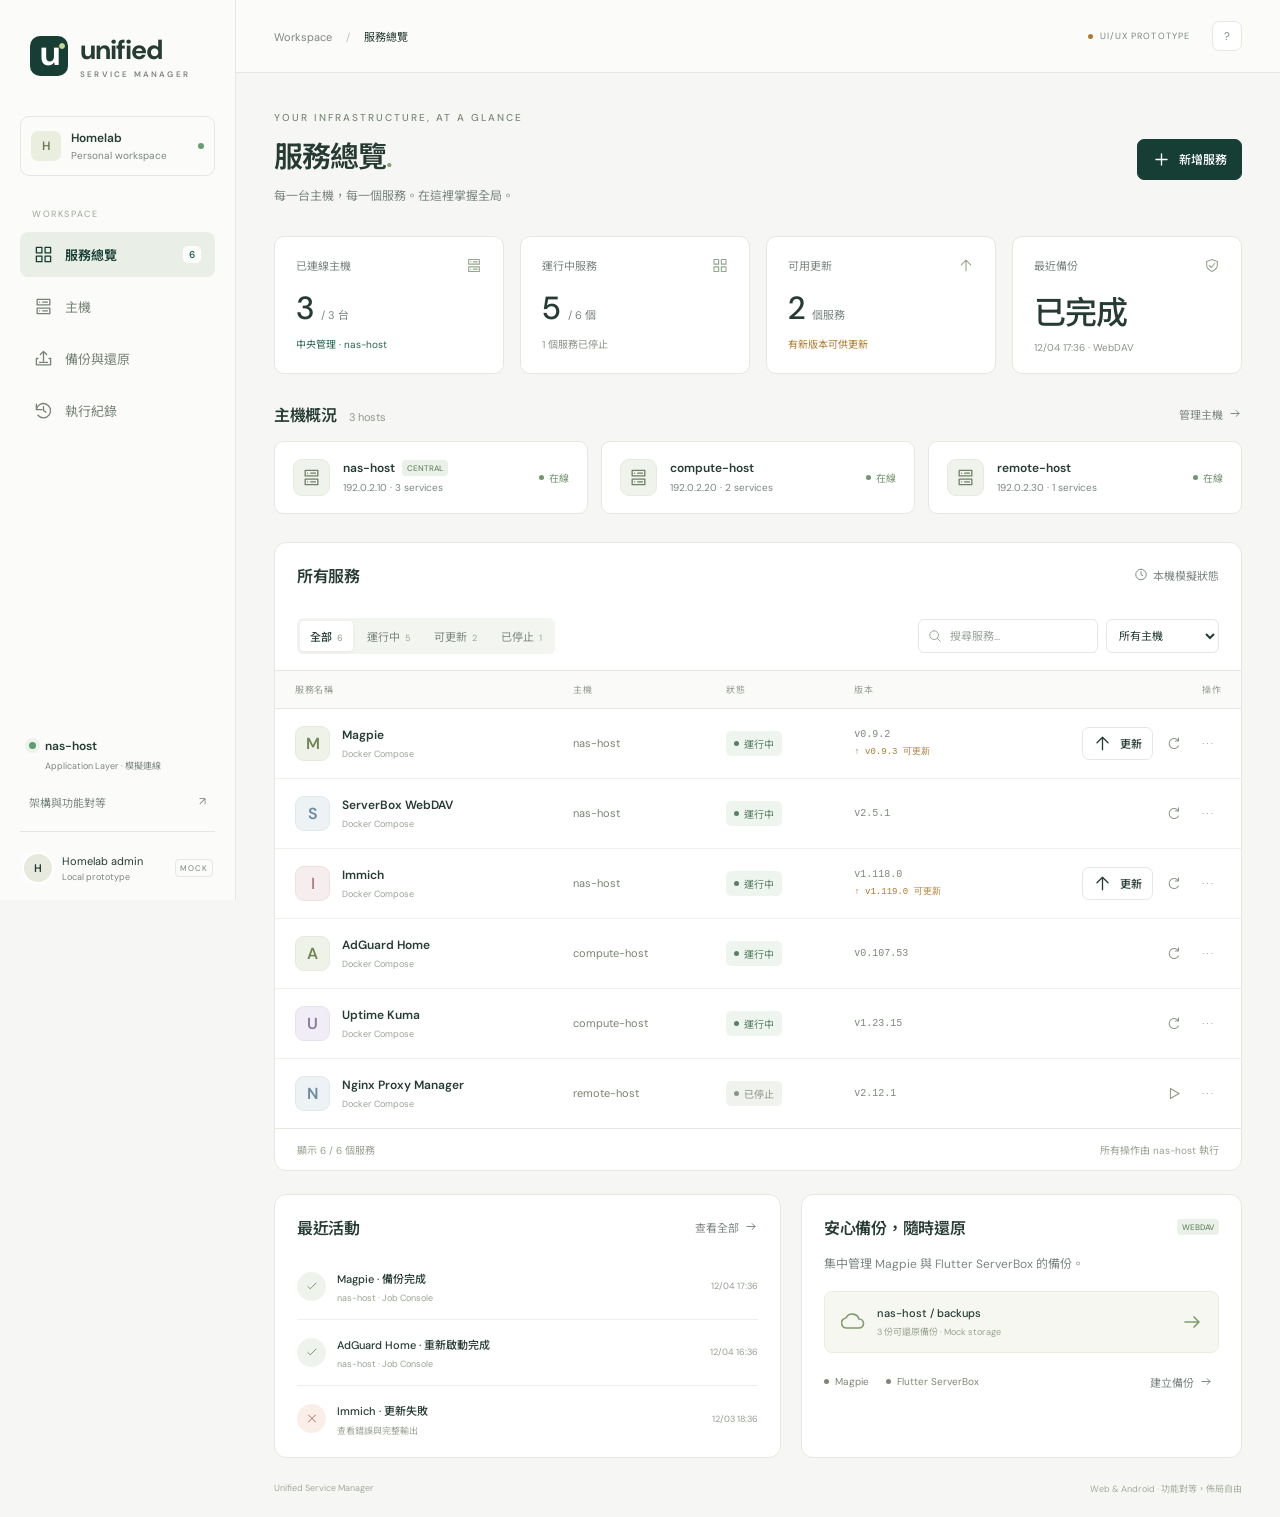
<file: prototype/index.html>
<!doctype html>
<html lang="zh-Hant">
<head>
  <meta charset="UTF-8">
  <meta name="viewport" content="width=device-width, initial-scale=1">
  <meta name="theme-color" content="#173e35">
  <title>Unified — Service Manager Prototype</title>
  <link rel="stylesheet" href="styles.css">
  <script src="app.js" defer></script>
</head>
<body>
  <aside class="sidebar">
    <a class="brand" href="#services"><span class="brand-mark">u<span>•</span></span><span>unified<span class="brand-sub">SERVICE MANAGER</span></span></a>
    <div class="workspace"><span class="workspace-icon">H</span><div>Homelab<span>Personal workspace</span></div><span class="workspace-dot"></span></div>
    <div class="nav-label">WORKSPACE</div>
    <nav aria-label="主要導覽" id="navigation"></nav>
    <div class="sidebar-bottom"><div class="central"><span class="pulse"></span><div>nas-host<span>Application Layer · 模擬連線</span></div></div><button class="architecture-link" data-action="architecture">架構與功能對等 <span>↗</span></button><div class="profile"><span class="avatar">H</span><div>Homelab admin<span>Local prototype</span></div><span class="small-badge">MOCK</span></div></div>
  </aside>
  <div class="shell">
    <header class="topbar"><div><span class="breadcrumb">Workspace</span><span class="slash">/</span><span id="breadcrumb">服務總覽</span></div><div class="topbar-right"><span class="mock-indicator"><i></i> UI/UX PROTOTYPE</span><button class="icon-button" data-action="architecture" aria-label="查看架構說明">?</button></div></header>
    <main id="main"></main>
    <footer class="page-footer"><span>Unified Service Manager</span><span>Web & Android · 功能對等，佈局自由</span></footer>
  </div>
  <div id="job-dock"></div>
  <dialog id="modal" aria-labelledby="modal-title"></dialog>
  <dialog id="console" class="console-dialog" aria-labelledby="console-title"></dialog>
  <div id="toast" role="status" aria-live="polite"></div>
</body>
</html>
</file>
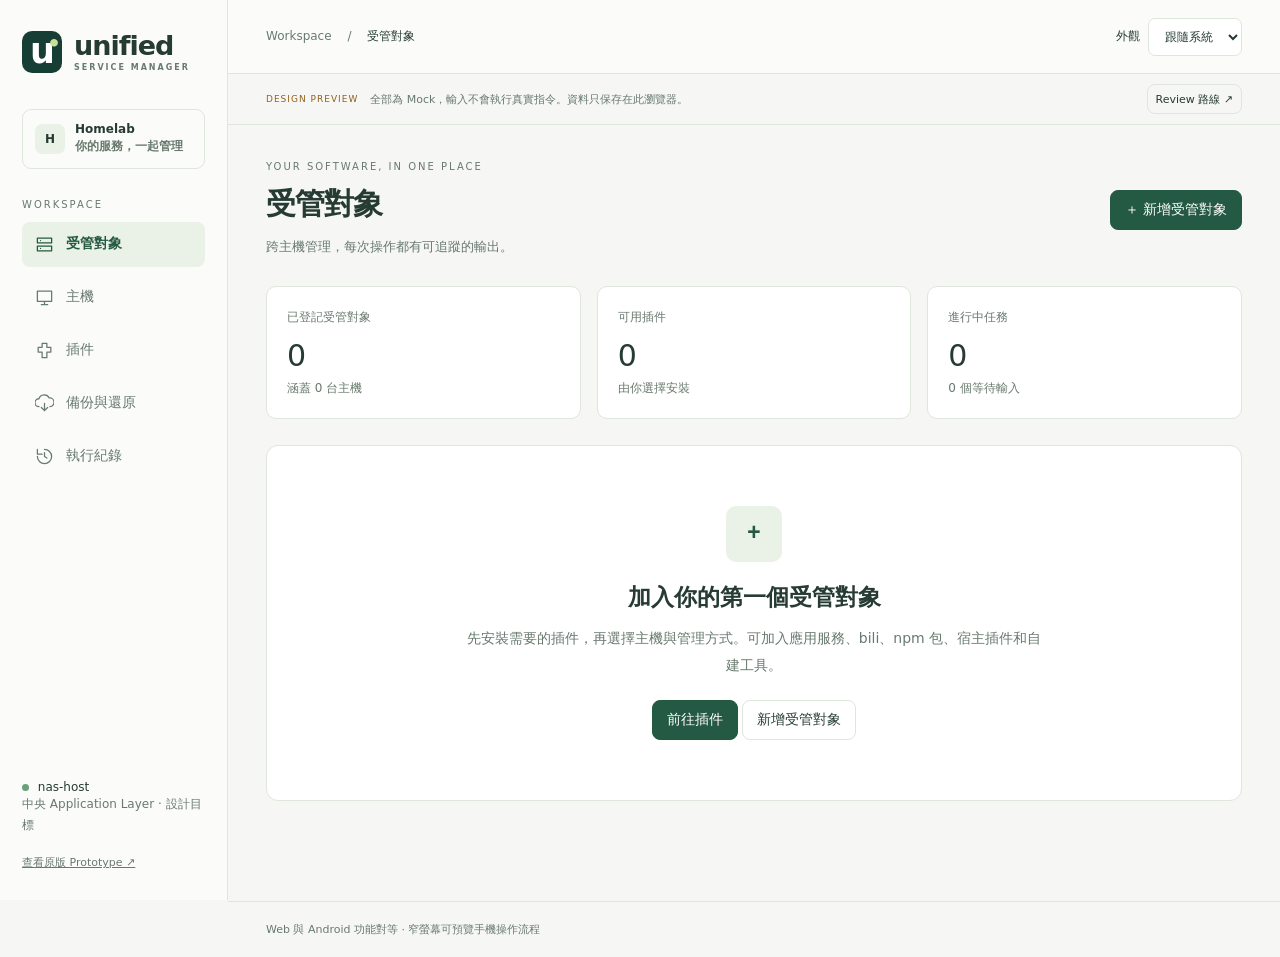
<file: prototype/next/index.html>
<!doctype html>
<html lang="zh-Hant">
<head>
<meta charset="utf-8"><meta name="viewport" content="width=device-width,initial-scale=1">
<meta name="theme-color" content="#173e35"><title>Unified · 下一版設計預覽</title>
<link rel="stylesheet" href="style.css"><script type="module" src="app.mjs"></script>
</head>
<body>
<aside class="sidebar"><a class="brand" href="#services"><span class="mark">u<span>•</span></span><div>unified<small>SERVICE MANAGER</small></div></a><div class="workspace"><span class="avatar">H</span><div>Homelab<small>你的服務，一起管理</small></div></div><p class="eyebrow">WORKSPACE</p><nav id="nav" aria-label="主要導覽"></nav><div class="sidebar-bottom"><p><span class="dot"></span> nas-host</p><small>中央 Application Layer · 設計目標</small><a href="../">查看原版 Prototype ↗</a></div></aside>
<div class="shell"><header><div class="crumb">Workspace <span>/</span> <b id="crumb">服務與工具</b></div><label class="theme-label">外觀 <select id="theme" aria-label="外觀"><option value="system">跟隨系統</option><option value="light">淺色</option><option value="dark">深色</option></select></label></header><div class="review-banner"><span>DESIGN PREVIEW</span> 全部為 Mock，輸入不會執行真實指令。資料只保存在此瀏覽器。<button data-action="guide">Review 路線 ↗</button></div><main id="main"></main><footer>Web 與 Android 功能對等 · 窄螢幕可預覽手機操作流程</footer></div>
<div id="dock"></div><dialog id="modal" aria-labelledby="modal-title"></dialog><dialog id="console" aria-labelledby="console-title"></dialog><div id="toast" role="status" aria-live="polite"></div>
</body></html>
</file>
<file: prototype/styles.css>
@import url('https://fonts.googleapis.com/css2?family=DM+Sans:wght@400;500;600;700&family=Noto+Sans+TC:wght@400;500;600;700&display=swap');
:root{--bg:#f6f7f4;--paper:#fff;--ink:#263b34;--muted:#7b8680;--line:#e4e8e1;--green:#28644f;--green-dark:#173e35;--mint:#eaf3ed;--amber:#ae7b2d;--red:#ba5c50;--radius:12px;font-family:'DM Sans','Noto Sans TC',sans-serif;color:var(--ink);font-synthesis:none}
*{box-sizing:border-box}body{margin:0;background:var(--bg);font-size:14px}button,input,select{font:inherit}button,a,input,select{ -webkit-tap-highlight-color:transparent}button{cursor:pointer}button:disabled{cursor:not-allowed;opacity:.45}button,a{touch-action:manipulation}button:focus-visible,a:focus-visible,input:focus-visible,select:focus-visible{outline:3px solid #8cb5a2;outline-offset:3px}button{color:inherit}a{color:inherit;text-decoration:none}h1,h2,h3,p{margin:0}button svg{pointer-events:none}svg{width:19px;height:19px;stroke:currentColor;stroke-width:1.65;fill:none;stroke-linecap:round;stroke-linejoin:round;vertical-align:middle;flex-shrink:0}button{border:0;background:none}small{font-size:12px}.sidebar{width:236px;position:fixed;inset:0 auto 0 0;border-right:1px solid var(--line);background:#fbfcf9;padding:32px 20px 16px;display:flex;flex-direction:column;z-index:10}.brand{display:flex;align-items:center;gap:12px;padding:0 10px;font-size:27px;font-weight:700;letter-spacing:-1px}.brand-mark{display:grid;place-items:center;position:relative;background:var(--green-dark);color:white;width:38px;height:40px;border-radius:10px;font-size:35px;line-height:1;padding-bottom:7px}.brand-mark span{color:#c5d792;font-size:21px;position:absolute;right:3px;top:0}.brand-sub{display:block;font-size:8px;letter-spacing:2.2px;color:var(--muted);font-weight:600;margin-top:2px}.workspace{display:flex;align-items:center;gap:10px;margin:37px 0 32px;padding:13px 10px;border:1px solid var(--line);border-radius:9px;font-size:12px;font-weight:600}.workspace-icon{width:30px;height:30px;display:grid;place-items:center;background:#eaeede;border-radius:7px;color:#6d7950}.workspace div>span{display:block;font-size:10px;color:var(--muted);font-weight:400;margin-top:3px}.workspace-dot{width:6px;height:6px;background:#6a9c74;border-radius:50%;margin-left:auto}.nav-label{font-size:9px;letter-spacing:1.6px;color:#9ba49b;margin:0 12px 12px}nav{display:grid;gap:7px}.nav-item{display:flex;align-items:center;gap:12px;padding:13px 14px;color:#768278;border-radius:8px;font-size:13px}.nav-item.active{background:#e9efe6;color:var(--green-dark);font-weight:600}.nav-item:hover{background:#eff2eb}.nav-item .count{margin-left:auto;font-size:10px;padding:2px 6px;border-radius:5px;background:white;color:var(--green)}.sidebar-bottom{margin-top:auto}.central{display:flex;align-items:flex-start;gap:9px;padding:15px 9px;font-size:12px;font-weight:600}.central div span{font-size:9px;display:block;color:var(--muted);margin-top:5px;font-weight:400}.pulse{width:7px;height:7px;background:#5e9c74;box-shadow:0 0 0 4px #edf3e9;border-radius:50%;margin-top:4px}.architecture-link{display:flex;width:100%;justify-content:space-between;font-size:11px;color:var(--muted);padding:7px 9px 21px}.profile{border-top:1px solid var(--line);padding:20px 2px 0;display:flex;gap:8px;align-items:center;font-size:11px}.avatar{background:#e5e9de;border:2px solid white;border-radius:50%;width:32px;height:32px;display:grid;place-items:center;font-weight:600}.profile div span{display:block;color:var(--muted);font-size:9px;margin-top:3px}.small-badge{font-size:8px;letter-spacing:1px;border:1px solid var(--line);border-radius:4px;padding:3px 4px;margin-left:auto;color:var(--muted)}.shell{margin-left:236px}.topbar{height:73px;border-bottom:1px solid var(--line);display:flex;justify-content:space-between;align-items:center;padding:0 38px;font-size:11px;background:#fbfcf9}.breadcrumb{color:var(--muted)}.slash{color:#bcc3b9;margin:0 14px}.topbar-right{display:flex;align-items:center;gap:22px}.mock-indicator{font-size:9px;letter-spacing:1.1px;color:var(--muted);display:flex;align-items:center;gap:7px}.mock-indicator i{width:5px;height:5px;border-radius:50%;background:var(--amber)}.icon-button{display:grid;place-items:center;width:30px;height:30px;border:1px solid var(--line);border-radius:7px;background:white;color:var(--muted)}main{max-width:1500px;padding:38px 38px 24px;margin:auto}.eyebrow{font-size:10px;letter-spacing:2px;color:#7a897a;margin-bottom:9px;font-weight:500}.page-head{display:flex;align-items:center;justify-content:space-between;gap:20px;margin-bottom:28px}h1{font-size:29px;letter-spacing:-1px;font-weight:600}h1 .dot{color:#87a378}.description{color:var(--muted);font-size:12px;margin-top:10px;line-height:1.8}.button{display:inline-flex;align-items:center;justify-content:center;gap:8px;border:1px solid var(--line);background:white;border-radius:7px;padding:10px 14px;font-size:12px;font-weight:500;min-height:38px;white-space:nowrap}.button:hover{background:#f3f6ef;border-color:#bdcdbd}.button.primary{color:white;background:var(--green-dark);border-color:var(--green-dark)}.button.primary:hover{background:#2f594b}.button.danger{background:#fbefeb;border-color:#edcec4;color:#a64c3f}.button.compact{font-size:11px;padding:6px 10px;min-height:31px}.button.ghost{border-color:transparent;background:transparent;color:var(--muted)}.head-actions{display:flex;gap:8px}.stats{display:grid;grid-template-columns:repeat(4,1fr);gap:16px;margin-bottom:28px}.stat{background:var(--paper);border:1px solid var(--line);border-radius:10px;padding:19px 21px;position:relative}.stat-label{font-size:11px;color:var(--muted);display:flex;justify-content:space-between;align-items:center}.stat-label svg{width:16px;color:#94a78e}.stat-value{font-size:32px;letter-spacing:-1px;margin-top:12px;font-weight:500;display:flex;align-items:baseline;gap:8px}.stat-value small{font-size:11px;letter-spacing:0;color:var(--muted);font-weight:400}.stat-note{font-size:10px;color:#8a958a;margin-top:7px}.stat-note.green{color:var(--green)}.stat-note.amber{color:var(--amber)}.section-top{display:flex;align-items:center;justify-content:space-between;gap:10px;margin-bottom:15px}h2{font-size:16px;font-weight:600;letter-spacing:-.3px}.section-top h2 span{color:#8f998f;font-weight:400;font-size:11px;margin-left:8px}.text-button{font-size:11px;display:flex;align-items:center;gap:5px;color:var(--muted)}.text-button:hover{color:var(--green)}.text-button svg{width:14px}.hosts-strip{display:grid;grid-template-columns:repeat(3,1fr);gap:13px;margin-bottom:28px}.host-mini{text-align:left;background:white;border:1px solid var(--line);border-radius:9px;padding:17px 18px;display:flex;align-items:center;gap:13px}.host-mini:hover{border-color:#91b39d;box-shadow:0 2px 8px #173e3507}.host-icon{width:37px;height:37px;background:#f0f3ec;border:1px solid #e6ebdf;border-radius:9px;display:grid;place-items:center;color:#6e8068}.host-info{flex:1}.host-name{font-weight:600;font-size:12px;display:flex;gap:7px;align-items:center}.host-meta{font-size:10px;color:var(--muted);margin-top:5px}.tag{font-size:8px;font-weight:500;background:#eaf1e8;color:#6b8769;border-radius:4px;padding:3px 5px}.host-health{color:#72956e;font-size:10px;display:flex;align-items:center;gap:5px}.host-health.off{color:var(--muted)}.tiny-dot{display:inline-block;width:5px;height:5px;border-radius:50%;background:currentColor}.panel{background:white;border:1px solid var(--line);border-radius:var(--radius);overflow:hidden}.panel-heading{padding:20px 22px 0}.toolbar{display:flex;justify-content:space-between;align-items:center;gap:12px;padding:16px 22px;border-bottom:1px solid var(--line)}.tabs{display:flex;gap:4px;padding:3px;background:#f3f5f0;border-radius:6px}.tab{font-size:11px;padding:7px 10px;color:var(--muted);border-radius:4px;white-space:nowrap}.tab.active{background:white;box-shadow:0 1px 4px #29372c10;color:var(--ink);font-weight:500}.tab span{font-size:9px;margin-left:5px;color:#9ba895}.filters{display:flex;gap:8px;align-items:center}.search{position:relative}.search svg{position:absolute;left:10px;top:10px;width:14px;height:14px;color:#9aa398}.search input{width:180px;padding:9px 10px 9px 31px;font-size:11px}.search input,select{border:1px solid var(--line);background:white;border-radius:6px;color:var(--ink)}.filters select{font-size:11px;padding:8px;max-width:160px;min-height:34px}input::placeholder{color:#9ba49c}.service-table{width:100%;border-collapse:collapse;text-align:left}.service-table th{font-size:9px;letter-spacing:.5px;color:#939d93;background:#fafbf8;font-weight:400;padding:12px 20px;border-bottom:1px solid var(--line)}.service-table td{padding:17px 20px;border-bottom:1px solid #eef0eb;font-size:11px}.service-table tr:last-child td{border-bottom:0}.service-name{display:flex;gap:12px;align-items:center;text-align:left;padding:0}.service-name:hover strong{color:var(--green);text-decoration:underline}.service-logo{height:35px;width:35px;border:1px solid #e5eadd;border-radius:9px;background:#eff2e8;color:#718454;display:grid;place-items:center;font-size:16px;font-weight:600;flex-shrink:0}.service-logo.blue{background:#edf2f5;color:#6d8ba0;border-color:#e1e8ed}.service-logo.rose{background:#f6eeee;color:#b08380;border-color:#ede1df}.service-logo.purple{background:#f1edf7;color:#8a7a9e;border-color:#e7e0ef}.service-name strong{font-size:12px;font-weight:600;display:block}.service-name small{font-size:9px;color:#9aa397;display:block;margin-top:5px}.host-cell{font-size:11px;color:#788371}.status{display:inline-flex;align-items:center;gap:5px;font-size:10px;padding:5px 8px;background:#eef5ef;color:#598064;border-radius:5px;white-space:nowrap}.status.stopped{color:#8c9489;background:#f0f2ed}.status.failed{background:#faeeea;color:#b06859}.status.running{background:#eef2fb;color:#637ba6}.version{font-family:ui-monospace,SFMono-Regular,monospace;font-size:10px;color:#7e897b;white-space:nowrap}.version .upgrade{color:var(--amber);font-size:9px;display:block;margin-top:5px;font-family:inherit}.row-actions{display:flex;align-items:center;justify-content:flex-end;gap:6px}.action-icon{width:28px;height:30px;display:grid;place-items:center;color:#8b9785;border-radius:5px}.action-icon:hover{background:#eff3eb;color:var(--green)}.action-icon svg{width:15px;height:15px}.table-footer{border-top:1px solid var(--line);padding:13px 22px;color:#97a18f;font-size:10px;display:flex;justify-content:space-between}.bottom-grid{display:grid;grid-template-columns:1.15fr 1fr;gap:20px;margin-top:23px}.small-panel{padding:20px 22px}.activity-row{display:flex;align-items:center;gap:11px;padding:15px 0;border-bottom:1px solid #edf0e8;cursor:pointer}.activity-row:last-child{border:0;padding-bottom:0}.activity-symbol{width:29px;height:29px;border-radius:50%;background:#eef4ec;display:grid;place-items:center;color:#709767}.activity-symbol svg{width:14px}.activity-symbol.failed{background:#faeee9;color:#b16c58}.activity-content{flex:1}.activity-content strong{font-size:11px;font-weight:500}.activity-content small{display:block;color:#9aa392;font-size:9px;margin-top:5px}.activity-time{font-size:9px;color:#939e8d}.backup-summary{background:#f5f7f0;border:1px solid #e8eddf;border-radius:8px;padding:14px 16px;margin-top:16px;display:flex;align-items:center;gap:12px}.backup-summary svg{color:#849b6e;width:24px;height:24px}.backup-summary div{flex:1}.backup-summary strong{font-size:11px;font-weight:500;display:block}.backup-summary small{font-size:9px;color:#9aa38e;display:block;margin-top:5px}.backup-clients{display:flex;gap:17px;margin-top:18px;color:#7c8971;font-size:10px}.backup-clients span{display:flex;gap:6px;align-items:center}.page-footer{padding:0 38px 22px;display:flex;justify-content:space-between;font-size:9px;color:#a3ab9b;max-width:1500px;margin:auto}.host-grid{display:grid;grid-template-columns:repeat(3,1fr);gap:18px}.host-card{padding:23px}.host-card h3{font-size:17px;margin:15px 0 6px}.host-card .host-meta{margin-bottom:22px}.host-card .button{margin-top:18px}.key-values{display:grid;grid-template-columns:1fr 1fr;gap:16px;margin:22px 0}.key-values dt{font-size:10px;color:var(--muted);margin-bottom:6px}.key-values dd{font-size:12px;margin:0;word-break:break-word}.notice{display:flex;gap:10px;align-items:center;background:#edf2e8;border:1px solid #e0e9d9;border-radius:8px;padding:14px 17px;margin-bottom:22px;color:#6f8263;font-size:11px;line-height:1.8}.notice svg{flex-shrink:0}.backup-head{display:flex;gap:16px;align-items:center;padding:23px;border-bottom:1px solid var(--line)}.backup-head h3{font-size:15px}.backup-head p{font-size:10px;color:var(--muted);margin-top:6px}.backup-head .head-actions{margin-left:auto}.empty{padding:45px 20px;text-align:center;color:var(--muted);font-size:12px}.empty strong{display:block;margin-bottom:8px;color:var(--ink)}.history-list{padding:0 23px}.history-row{display:flex;gap:15px;align-items:center;padding:20px 0;border-bottom:1px solid var(--line)}.history-row:last-child{border:0}.history-row .activity-content strong{font-size:13px}.history-row .activity-content small{font-size:11px}dialog{position:fixed;border:1px solid var(--line);border-radius:14px;padding:0;width:570px;max-width:calc(100vw - 30px);max-height:calc(100dvh - 40px);box-shadow:0 30px 100px #17372a33;color:var(--ink);overflow:auto}dialog::backdrop{background:#172a2459;backdrop-filter:blur(3px)}.modal-head{padding:23px 25px;display:flex;justify-content:space-between;align-items:center;border-bottom:1px solid var(--line)}.modal-head h2{font-size:18px}.modal-body{padding:23px 25px}.modal-body>p{font-size:12px;color:var(--muted);line-height:1.9;margin-bottom:18px}.modal-foot{display:flex;justify-content:flex-end;gap:8px;padding:17px 25px;border-top:1px solid var(--line);background:#fafbf8}.field{display:block;font-size:12px;margin-bottom:17px}.field input,.field select{width:100%;border:1px solid #dce3d8;border-radius:6px;padding:11px;margin-top:8px;background:white;color:var(--ink)}.field small{display:block;color:var(--muted);font-size:10px;margin-top:6px}.field-pair{display:grid;grid-template-columns:1fr 1fr;gap:14px}.detail-top{display:flex;align-items:center;gap:14px;margin-bottom:15px}.detail-top .service-logo{width:48px;height:48px;font-size:22px}.detail-top h3{font-size:20px}.detail-actions{display:flex;flex-wrap:wrap;gap:8px;padding:20px 0}.detail-section{border-top:1px solid var(--line);padding-top:20px;margin-top:6px}.detail-section p{font-size:11px;color:var(--muted);line-height:1.9;margin:9px 0 14px}.radio-option{display:flex;gap:9px;align-items:center;padding:11px 12px;margin:8px 0;border:1px solid var(--line);border-radius:7px;font-size:12px}.radio-option input{accent-color:var(--green)}.danger-note{padding:13px;background:#faf0e9;color:#a37b4e;border-radius:7px;font-size:12px;line-height:1.9;margin:15px 0}.console-dialog{width:850px}.console-title-meta{font-size:10px;color:var(--muted);margin-top:7px}.console-status{display:flex;align-items:center;gap:10px;padding:15px 23px;font-size:11px}.progress{height:4px;background:#ecf0e8}.progress span{display:block;height:100%;background:#6e997a;transition:width .5s}.console-tools{display:flex;gap:8px;padding:11px 23px;background:#f7f8f4;align-items:center;border-bottom:1px solid var(--line)}.console-tools label{font-size:10px;color:var(--muted);margin-left:auto}.console-tools select{padding:6px;font-size:11px}.terminal{background:#172b25;color:#c4d3c6;padding:20px 23px;height:300px;overflow:auto;font:11px/1.9 ui-monospace,SFMono-Regular,Consolas,monospace;white-space:pre-wrap;overflow-wrap:anywhere}.log-line{display:flex;gap:11px}.log-time{color:#70867b;flex-shrink:0}.log-stream{color:#85ac88;flex-shrink:0}.log-stream.stderr,.log-error{color:#e4a38c}.log-text{min-width:0}.console-hint{font-size:10px;color:var(--muted);padding:12px 23px;background:#f9faf7;line-height:1.7}.console-foot{display:flex;justify-content:space-between;align-items:center;padding:17px 23px;gap:10px}.console-foot p{font-size:10px;color:var(--muted)}.terminal-input{display:flex;background:#172b25;border-top:1px solid #31483b;padding:12px 22px;align-items:center;gap:10px;color:#91bb91;font:12px monospace}.terminal-input input{flex:1;width:100%;background:transparent;color:#e2eddf;border:0;outline:none;padding:8px;font:inherit}.terminal-input button{color:#cbdcc4;border:1px solid #5d7565;border-radius:5px;padding:7px 10px;font-size:11px}.architecture-grid{display:grid;grid-template-columns:1fr 1fr;gap:13px}.architecture-box{border:1px solid var(--line);border-radius:8px;text-align:center;padding:15px;font-size:13px}.architecture-box small{display:block;color:var(--muted);font-size:10px;margin-top:7px;line-height:1.8}.architecture-arrow{text-align:center;padding:11px;color:var(--green)}.architecture-central{background:var(--mint);border:1px solid #cfdece;border-radius:8px;padding:17px;text-align:center}.architecture-central strong{font-size:13px}.architecture-central p{font-size:11px;line-height:1.9;margin-top:8px;color:#6f876e}.parity-table{width:100%;border-collapse:collapse;font-size:11px;margin-top:20px}.parity-table td,.parity-table th{padding:9px;border-bottom:1px solid var(--line);text-align:left}.parity-table th{color:var(--muted);font-weight:400}.parity-table td:not(:first-child){color:var(--green)}#toast{position:fixed;bottom:28px;left:calc(50% + 118px);transform:translateX(-50%) translateY(80px);opacity:0;transition:.2s;background:var(--green-dark);color:white;border-radius:8px;padding:13px 21px;font-size:12px;z-index:1000;pointer-events:none;max-width:90vw}#toast.show{opacity:1;transform:translateX(-50%) translateY(0)}.job-dock{position:fixed;bottom:24px;right:24px;background:var(--green-dark);color:white;box-shadow:0 5px 25px #173e3530;border-radius:9px;padding:13px 17px;display:flex;gap:14px;align-items:center;z-index:20;font-size:11px}.job-dock .spinner{width:13px;height:13px;border:2px solid #ffffff55;border-top-color:white;border-radius:50%;animation:spin 1s linear infinite}.job-dock small{display:block;color:#adc4b5;font-size:9px;margin-top:4px}@keyframes spin{to{transform:rotate(360deg)}}
@media(min-width:1500px){main{padding-top:45px}.stat{padding:24px}.service-table td{padding-top:21px;padding-bottom:21px}.bottom-grid{margin-top:28px}}
@media(max-width:1180px){.sidebar{width:205px;padding-left:15px;padding-right:15px}.shell{margin-left:205px}main{padding:28px 25px}.topbar{padding:0 25px}.service-table th,.service-table td{padding-left:12px;padding-right:12px}.toolbar{padding:15px 16px}.search input{width:150px}.host-mini{padding:14px 12px;gap:9px}.host-health{font-size:0}.host-health .tiny-dot{width:6px;height:6px}.host-grid{grid-template-columns:repeat(2,1fr)}}
@media(max-width:980px){.sidebar{width:185px;padding:25px 12px 15px}.brand{font-size:23px;padding:0 5px}.brand-mark{width:33px;height:36px}.workspace{padding:10px 7px}.shell{margin-left:185px}main{padding:25px 20px}.toolbar{flex-wrap:wrap}.filters{flex:1;justify-content:flex-end}.service-table .version-col{display:none}.stats{gap:10px}.stat{padding:15px}.stat-value{font-size:28px}.host-name{flex-wrap:wrap;font-size:11px}.host-icon{display:none}.bottom-grid{gap:14px}.small-panel{padding:18px}.backup-clients{flex-wrap:wrap;gap:10px}.topbar{padding:0 20px}.page-footer{padding:0 20px 20px}.row-actions .button{padding-left:7px;padding-right:7px}.host-grid{gap:12px}}
@media(max-width:720px){body{padding-bottom:70px}.sidebar{position:fixed;inset:auto 0 0;width:100%;height:67px;background:#fbfcf9f5;padding:6px 10px;backdrop-filter:blur(15px);border-right:0;border-top:1px solid var(--line)}.sidebar .brand,.workspace,.nav-label,.sidebar-bottom{display:none}nav{grid-template-columns:repeat(4,1fr);gap:0}.nav-item{flex-direction:column;gap:5px;padding:7px 3px;font-size:9px;position:relative}.nav-item svg{width:18px;height:18px}.nav-item .count{position:absolute;top:1px;right:18px;font-size:8px;padding:1px 4px}.shell{margin:0}.topbar{height:55px;padding:0 20px;font-size:10px}.topbar-right{gap:10px}.mock-indicator{font-size:7px;letter-spacing:.6px}main{padding:25px 17px 17px}.page-head{gap:10px;align-items:flex-start;margin-bottom:22px}.page-head h1{font-size:26px}.page-head .description{font-size:11px;max-width:230px}.eyebrow{font-size:8px;letter-spacing:1.5px}.head-actions{gap:5px;flex-wrap:wrap;justify-content:flex-end}.page-head .head-actions{max-width:115px;padding-top:18px}.page-head .button{padding:8px 10px;font-size:10px;gap:4px}.stats{grid-template-columns:repeat(2,1fr);gap:10px;margin-bottom:23px}.stat{padding:15px 16px}.stat-value{margin-top:7px}.stat-label{font-size:10px}.stat-note{font-size:9px}.hosts-strip{grid-template-columns:1fr;gap:7px;margin-bottom:23px}.host-mini{padding:11px 14px}.host-icon{display:grid;width:29px;height:29px;border-radius:6px}.host-icon svg{width:16px}.host-info{display:flex;align-items:center;justify-content:space-between;gap:8px}.host-name{font-size:11px}.host-meta{margin-top:0;font-size:9px}.host-health{margin-left:6px}.section-top{margin-bottom:12px}h2{font-size:14px}.panel-heading{padding:17px 16px 0}.toolbar{padding:12px;gap:10px}.tabs{width:100%;justify-content:space-between}.tab{flex:1;padding:7px 5px;font-size:10px}.filters{width:100%}.search{flex:1}.search input{width:100%}.filters select{max-width:130px}.service-table thead{display:none}.service-table,.service-table tbody{display:block}.service-table tr{display:grid;grid-template-columns:1fr auto;gap:12px;padding:17px 16px;border-bottom:1px solid var(--line)}.service-table tr:last-child{border-bottom:0}.service-table td{display:block;padding:0;border:0}.service-table td:first-child{grid-column:1;grid-row:1}.service-table .host-col{grid-column:1;grid-row:2;padding-left:47px;font-size:10px}.service-table .status-col{grid-column:2;grid-row:1;align-self:start}.service-table .actions-col{grid-column:2;grid-row:2;align-self:center}.service-table .version-col{display:none}.service-name strong{font-size:12px}.service-name small{font-size:9px}.row-actions{gap:3px}.action-icon{width:30px;height:31px}.table-footer{padding:12px 16px;font-size:9px}.bottom-grid{grid-template-columns:1fr;margin-top:17px}.page-footer{font-size:8px;padding:8px 17px 18px;gap:10px}.host-grid{grid-template-columns:1fr}.host-card .host-icon{width:38px;height:38px}.backup-head{padding:17px;flex-wrap:wrap;gap:12px}.backup-head .head-actions{margin-left:0;width:100%;justify-content:flex-start}.backup-table .host-col{padding-left:0}.backup-table tr{row-gap:10px}.history-list{padding:0 15px}.history-row{gap:9px;flex-wrap:wrap}.history-row .activity-content{min-width:170px}.history-row .activity-content strong{font-size:12px}.history-row .activity-content small{font-size:9px}.history-row>.button{margin-left:38px}.history-row .status{margin-left:auto}dialog{max-width:calc(100vw - 20px);max-height:calc(100dvh - 24px);border-radius:11px}.modal-head{padding:19px}.modal-head h2{font-size:16px}.modal-body{padding:20px}.modal-foot{padding:15px 20px}.field-pair{grid-template-columns:1fr;gap:0}.console-dialog{width:100%}.console-status{padding:13px 16px;flex-wrap:wrap;font-size:10px}.console-tools{padding:10px 16px}.terminal{padding:16px 12px;height:260px;font-size:10px}.log-line{gap:6px}.log-time{font-size:9px}.log-stream{font-size:9px}.console-foot{padding:15px;flex-wrap:wrap}.console-foot p{font-size:9px}.console-hint{padding:12px 16px;font-size:9px}.terminal-input{padding:10px 13px;font-size:10px}.terminal-input span{max-width:95px;overflow-wrap:anywhere}.job-dock{bottom:80px;right:13px;font-size:10px;padding:11px 14px}#toast{bottom:85px;left:50%;font-size:11px}.architecture-box{padding:12px 8px}.notice{font-size:10px;padding:12px}.backup-table .service-name{gap:7px}.backup-table .service-name strong{font-size:11px}.backup-table .service-name small{max-width:170px;word-break:break-all}.detail-actions .button{min-height:40px}.icon-button{min-width:30px}.host-card .host-meta{margin-top:8px}}
@media(prefers-reduced-motion:reduce){*{animation:none!important;transition:none!important;scroll-behavior:auto!important}}
</file>
<file: prototype/next/style.css>
:root{color-scheme:light;--bg:#f6f7f4;--paper:#fff;--side:#fbfcf9;--ink:#263b34;--muted:#68796e;--line:#dfe6dc;--accent:#245943;--soft:#eaf1e6;--red:#a93d32;--amber:#92601d;--shadow:0 24px 100px #14271d30;font:14px system-ui,-apple-system,'Noto Sans TC',sans-serif;color:var(--ink)}
:root[data-theme=dark]{color-scheme:dark;--bg:#141d19;--paper:#1d2922;--side:#17221c;--ink:#e4ece5;--muted:#a3b4a6;--line:#35473b;--accent:#a8d6b7;--soft:#2b4031;--red:#ffa89e;--amber:#e6bf7b;--shadow:0 24px 100px #0008}
*{box-sizing:border-box}body{margin:0;background:var(--bg)}button,input,select,textarea{font:inherit}button,input,select,textarea,a{touch-action:manipulation}button{cursor:pointer}button:disabled{opacity:.45;cursor:not-allowed}button,a,input,select,textarea{outline-offset:3px}button:focus-visible,a:focus-visible,input:focus-visible,select:focus-visible,textarea:focus-visible{outline:3px solid #8eb69a}a{color:inherit}h1,h2,h3,p{margin:0}h1{font-size:30px;letter-spacing:-1px;font-weight:600}h2{font-size:18px}h3{font-size:15px}small{display:block;color:var(--muted);font-size:12px;line-height:1.7}button,.button{border:1px solid var(--line);color:var(--ink);background:var(--paper);border-radius:8px;padding:10px 14px;min-height:40px;text-decoration:none;display:inline-flex;gap:8px;align-items:center;justify-content:center}button:hover,.button:hover{background:var(--soft)}.primary{background:var(--accent);color:var(--paper);border-color:var(--accent)}.primary:hover{filter:brightness(1.1);background:var(--accent)}.danger{color:var(--red)}.subtle{background:transparent}.row{display:flex;gap:10px;align-items:center;flex-wrap:wrap}.between{justify-content:space-between}.sidebar{width:228px;position:fixed;inset:0 auto 0 0;background:var(--side);border-right:1px solid var(--line);padding:30px 22px;display:flex;flex-direction:column}.brand{display:flex;align-items:center;gap:12px;text-decoration:none;font-size:27px;font-weight:650;letter-spacing:-1px}.brand small{font-size:8px;letter-spacing:2px}.mark{position:relative;display:grid;place-items:center;background:#173e35;color:white;border-radius:10px;width:40px;height:42px;font-size:35px;padding-bottom:8px}.mark span{position:absolute;right:2px;top:0;color:#c7df96;font-size:22px}.workspace{display:flex;gap:10px;align-items:center;border:1px solid var(--line);border-radius:9px;padding:12px;margin:34px 0 30px;font-size:12px;font-weight:600}.avatar{display:grid;place-items:center;border-radius:7px;width:30px;height:30px;background:var(--soft)}.eyebrow{font-size:10px;letter-spacing:2px;color:var(--muted);margin-bottom:12px}nav{display:grid;gap:8px}nav a{padding:13px;border-radius:8px;text-decoration:none;display:flex;align-items:center;gap:12px;color:var(--muted)}nav a[aria-current=page]{background:var(--soft);color:var(--accent);font-weight:650}svg{width:19px;height:19px;fill:none;stroke:currentColor;stroke-width:1.6;stroke-linecap:round;stroke-linejoin:round;flex-shrink:0}.sidebar-bottom{margin-top:auto;font-size:12px}.sidebar-bottom a{display:block;margin-top:20px;font-size:11px;color:var(--muted)}.dot{display:inline-block;width:7px;height:7px;background:#69a17b;border-radius:50%;margin-right:5px}.shell{margin-left:228px}header{min-height:74px;background:var(--side);border-bottom:1px solid var(--line);display:flex;align-items:center;justify-content:space-between;padding:12px 38px;gap:12px}.crumb{font-size:12px;color:var(--muted)}.crumb span{padding:0 12px}.crumb b{color:var(--ink);font-weight:500}.theme-label{font-size:12px;display:flex;align-items:center;gap:8px}select,input,textarea{border:1px solid var(--line);background:var(--paper);color:var(--ink);padding:10px 12px;border-radius:7px;max-width:100%}textarea{resize:vertical;min-height:90px}.review-banner{font-size:11px;padding:10px 38px;border-bottom:1px solid var(--line);color:var(--muted);display:flex;align-items:center;gap:12px;flex-wrap:wrap}.review-banner>span{font-size:9px;color:var(--amber);letter-spacing:1px}.review-banner button{margin-left:auto;min-height:30px;padding:4px 8px;font-size:11px;background:transparent}main{max-width:1440px;padding:36px 38px 100px;margin:auto}.page-head{display:flex;align-items:center;justify-content:space-between;gap:20px;margin-bottom:28px}.description{color:var(--muted);font-size:13px;line-height:1.8;margin-top:10px}.stats{display:grid;grid-template-columns:repeat(3,1fr);gap:16px;margin-bottom:26px}.stat{border:1px solid var(--line);background:var(--paper);border-radius:10px;padding:20px}.stat strong{display:block;font-size:30px;font-weight:500;margin:10px 0 5px}.panel{border:1px solid var(--line);border-radius:12px;background:var(--paper);overflow:hidden}.panel-pad{padding:24px}.toolbar{padding:16px 20px;display:flex;justify-content:space-between;gap:12px;align-items:center;flex-wrap:wrap;border-bottom:1px solid var(--line)}.tabs{display:flex;gap:5px}.tabs button{border-color:transparent;background:transparent}.tabs button.selected{background:var(--soft);color:var(--accent)}.grid{display:grid;grid-template-columns:repeat(3,minmax(0,1fr));gap:16px}.card{display:flex;flex-direction:column;align-items:flex-start;border:1px solid var(--line);border-radius:12px;background:var(--paper);padding:22px;gap:15px}.card .description{margin:0;flex:1}.card .row{width:100%}.card small{overflow-wrap:anywhere}.logo{height:40px;min-width:40px;padding:0 8px;border-radius:10px;background:var(--soft);color:var(--accent);display:grid;place-items:center;font:600 17px ui-monospace,monospace}.chip{display:inline-flex;align-items:center;padding:5px 8px;font-size:11px;border-radius:6px;background:var(--soft);color:var(--accent);white-space:nowrap}.chip.warning{color:var(--amber);background:transparent;border:1px solid var(--line)}.chip.error{color:var(--red)}.empty{text-align:center;padding:60px 20px;max-width:620px;margin:auto}.empty .logo{width:56px;height:56px;margin:0 auto 20px;font-size:23px}.empty h2{font-size:23px}.empty p{color:var(--muted);line-height:1.9;margin:12px 0 22px}.notice{background:var(--soft);border:1px solid var(--line);border-radius:8px;padding:14px 16px;font-size:12px;line-height:1.8;margin-bottom:20px}.section-title{margin:26px 0 16px}.service-row{display:grid;grid-template-columns:minmax(170px,1.8fr) 1fr 1fr auto;align-items:center;gap:18px;padding:18px 22px;border-bottom:1px solid var(--line)}.service-row:last-child{border-bottom:0}.service-name{display:flex;align-items:center;gap:12px}.service-name button{border:0;background:transparent;padding:0;text-align:left;display:block;font-weight:600}.service-name small{font-size:11px;margin-top:3px}.service-row .meta{font-size:12px;color:var(--muted)}footer{font-size:11px;color:var(--muted);padding:20px 38px;border-top:1px solid var(--line)}dialog{padding:0;background:var(--paper);color:var(--ink);border:1px solid var(--line);border-radius:14px;box-shadow:var(--shadow);width:min(620px,calc(100% - 32px));max-height:90dvh;overflow:auto}dialog::backdrop{background:#14271d66;backdrop-filter:blur(3px)}.modal-head{display:flex;justify-content:space-between;gap:16px;align-items:center;padding:20px 24px;border-bottom:1px solid var(--line)}.modal-head h2{font-size:19px}.modal-body{padding:24px}.modal-foot{display:flex;justify-content:flex-end;gap:10px;padding:18px 24px;border-top:1px solid var(--line)}.field{display:grid;gap:7px;margin-bottom:17px;font-size:12px;font-weight:550}.field input,.field select,.field textarea{width:100%;font-weight:400}.field small{font-weight:400}.field-pair{display:grid;grid-template-columns:1fr 1fr;gap:16px}.check{display:flex;align-items:flex-start;gap:10px;line-height:1.7;margin:16px 0;font-size:13px}.check input{margin-top:5px}.form-error{color:var(--red);font-size:12px;line-height:1.7;min-height:1px;margin-top:12px}dl{margin:18px 0}dl>div{display:flex;justify-content:space-between;gap:15px;border-bottom:1px solid var(--line);padding:12px 0;font-size:13px}dt{color:var(--muted)}dd{margin:0;text-align:right;overflow-wrap:anywhere}#console{width:min(900px,calc(100% - 28px))}.terminal{background:#111d18;color:#c7ddd0;font:12px/1.85 ui-monospace,SFMono-Regular,Consolas,monospace;height:clamp(180px,32dvh,300px);overflow:auto;padding:20px;white-space:pre-wrap;overflow-wrap:anywhere}.terminal .stream-stderr{color:#f4a995}.terminal .stream-system{color:#94ac9e}.log-line{display:block}.log-time{color:#819b8b;margin-right:10px;font-size:10px}.console-meta{padding:16px 24px;display:flex;gap:12px;align-items:center;flex-wrap:wrap}.console-meta small{flex:1}.console-input{padding:16px 24px;border-top:1px solid var(--line)}.input-row{display:flex;gap:9px;align-items:center}.input-row input{flex:1;min-width:0}.console-input small{margin:9px 0}.progress{height:3px;background:var(--soft)}.progress>div{height:100%;background:#78a98a;transition:width .4s}.hint{font-size:12px;line-height:1.8;color:var(--muted)}#toast{position:fixed;bottom:26px;left:50%;transform:translateX(-50%);background:#243f31;color:white;border-radius:8px;padding:12px 20px;z-index:30;max-width:90%;box-shadow:var(--shadow);display:none}#toast.show{display:block}#dock:empty{display:none}#dock{position:fixed;bottom:18px;right:24px;z-index:11;background:var(--paper);border:1px solid var(--line);border-radius:10px;box-shadow:var(--shadow);padding:10px 12px;display:flex;gap:12px;align-items:center;font-size:12px}#dock .chip{max-width:210px;overflow:hidden;text-overflow:ellipsis}.history-row{display:flex;align-items:center;gap:16px;padding:20px;border-bottom:1px solid var(--line)}.history-row>div{flex:1}.steps{padding-left:22px;line-height:2.3;font-size:13px}.actions-list{display:flex;gap:8px;flex-wrap:wrap;margin:18px 0}.install-progress{margin-top:12px;color:var(--muted);font-size:12px}.search{min-width:180px}.kbd{font:11px ui-monospace,monospace}.scroll-x{overflow:auto}
@media(max-width:1120px){.grid{grid-template-columns:repeat(2,minmax(0,1fr))}.sidebar{width:200px}.shell{margin-left:200px}main{padding:28px 24px 100px}header,.review-banner{padding-left:24px;padding-right:24px}}
@media(max-width:760px){.sidebar{width:auto;inset:auto 0 0;height:68px;padding:6px 10px;z-index:15;border:0;border-top:1px solid var(--line)}.brand,.workspace,.sidebar>.eyebrow,.sidebar-bottom{display:none}nav{display:grid;grid-template-columns:repeat(5,1fr);gap:2px}nav a{padding:6px 2px;font-size:10px;gap:4px;flex-direction:column}.shell{margin:0}header{min-height:64px;padding:10px 16px}.crumb{font-size:11px}.crumb span{padding:0 6px}.theme-label{font-size:0}.theme-label select{font-size:12px;padding:8px}.review-banner{padding:10px 16px;gap:7px}.review-banner button{margin:0}main{padding:26px 16px 150px}.page-head{align-items:flex-start;gap:12px;flex-direction:column}h1{font-size:27px}.grid{grid-template-columns:1fr}.stats{gap:8px}.stat{padding:12px}.stat small{font-size:10px}.stat strong{font-size:25px}.toolbar{padding:12px;gap:10px}.toolbar .row{width:100%}.search{width:100%;min-width:0}.service-row{grid-template-columns:1fr auto;padding:17px 15px;gap:10px}.service-row>.meta{display:none}.service-row>.chip{justify-self:end}.service-row>button{grid-column:2;grid-row:2}.service-row .service-name{grid-row:span 2;min-width:0}.service-name small{overflow-wrap:anywhere}.field-pair{grid-template-columns:1fr;gap:0}.modal-head,.modal-body,.modal-foot,.console-meta,.console-input{padding:16px}dialog{max-height:92dvh}.terminal{height:240px;padding:14px;font-size:11px}#dock{bottom:78px;right:12px;left:12px;justify-content:space-between}#toast{bottom:144px}footer{padding:20px 16px 90px}.history-row{gap:10px;flex-wrap:wrap}.history-row>div{min-width:150px}.modal-foot{flex-wrap:wrap}.input-row{flex-wrap:wrap}.input-row input{flex-basis:60%}}
@media(prefers-reduced-motion:reduce){*{transition:none!important;scroll-behavior:auto!important}}
.modal-head>button{flex-shrink:0;white-space:nowrap}.modal-head>div{min-width:0}.modal-head small{overflow-wrap:anywhere}
</file>
